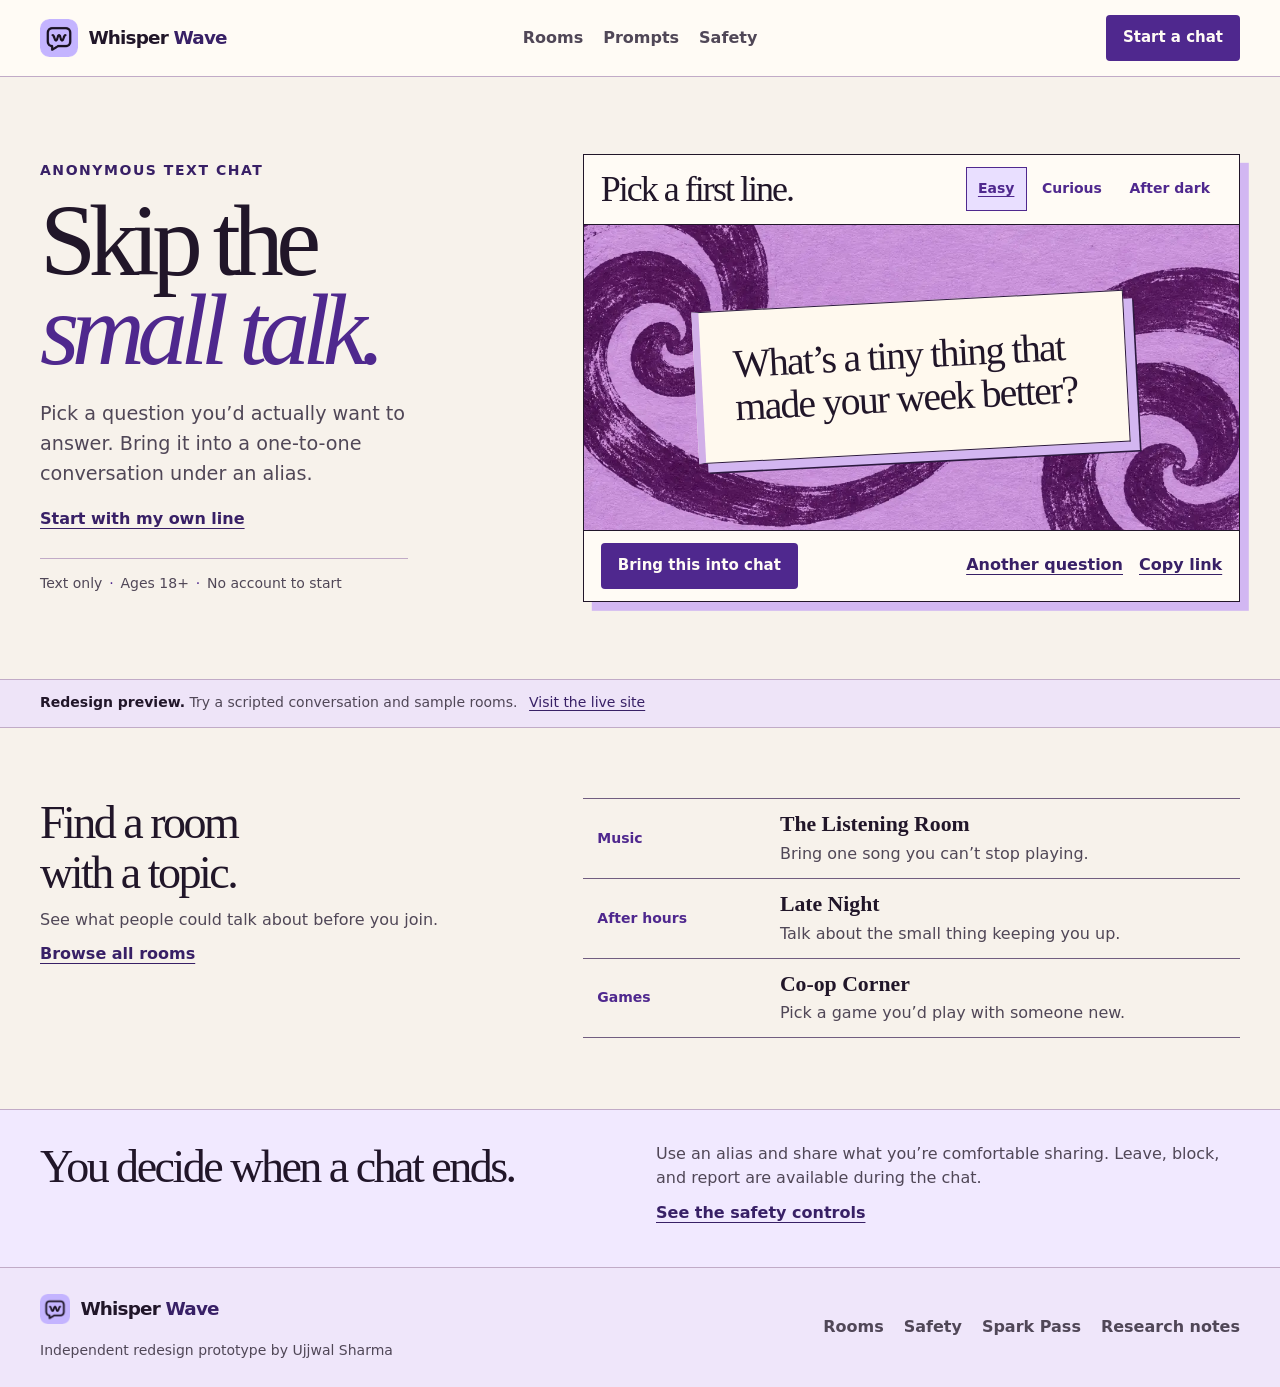
<file: docs/index.html>
<!doctype html>
<html lang="en">
<head>
  <meta charset="utf-8">
  <meta name="viewport" content="width=device-width, initial-scale=1">
  <meta name="robots" content="noindex, follow">
  <meta name="theme-color" content="#f7f2eb">
  <title>Whisper Wave | Anonymous text chat</title>
  <meta name="description" content="Pick a first line and bring it into a one-to-one text chat. Explore topic rooms or share a question with a friend.">
  <meta property="og:title" content="Whisper Wave | Anonymous text chat">
  <meta property="og:description" content="Pick a first line and bring it into a one-to-one text chat. Explore topic rooms or share a question with a friend.">
  <meta property="og:type" content="website">
  <link rel="icon" href="assets/whisper-wave-mark-64.png" type="image/png">
  <link rel="stylesheet" href="assets/styles.css">
  <script src="assets/site.js" defer></script>
</head>
<body data-page="index">
  <a class="skip" href="#main">Skip to content</a>
  <header class="site-header">
    <div class="shell header-inner">
      <a class="wordmark" href="index.html"><img src="assets/whisper-wave-mark-64.png" width="38" height="38" alt=""><span>Whisper<strong> Wave</strong></span></a>
      <nav class="top-nav" aria-label="Main"><a href="rooms.html">Rooms</a><a href="prompts.html">Prompts</a><a href="safety.html">Safety</a></nav>
      <a class="button button-primary header-action" href="chat.html">Start a chat</a>
    </div>
  </header>
  <main id="main" tabindex="-1">
    <section class="shell front-page" aria-labelledby="hero-title">
      <div class="front-copy">
        <p class="eyebrow">Anonymous text chat</p>
        <h1 id="hero-title">Skip the<br><em>small talk.</em></h1>
        <p class="lead">Pick a question you’d actually want to answer. Bring it into a one-to-one conversation under an alias.</p>
        <a class="quiet-link" href="chat.html">Start with my own line</a>
        <p class="front-note">Text only <span aria-hidden="true">·</span> Ages 18+ <span aria-hidden="true">·</span> No account to start</p>
      </div>

      <section class="open-line" aria-labelledby="open-line-title">
        <div class="open-line-top">
          <h2 id="open-line-title">Pick a first line.</h2>
          <fieldset class="mood-picker" id="mood-picker" hidden>
            <legend class="sr-only">Choose a mood</legend>
            <label><input type="radio" name="mood" value="easy" checked><span>Easy</span></label>
            <label><input type="radio" name="mood" value="curious"><span>Curious</span></label>
            <label><input type="radio" name="mood" value="after-dark"><span>After dark</span></label>
          </fieldset>
        </div>
        <div class="open-line-art">
          <div class="opening-note">
            <p id="opening-question" role="status">What’s a tiny thing that made your week better?</p>
          </div>
        </div>
        <div class="open-line-controls">
          <a class="button button-primary" id="start-with-line" href="chat.html?prompt=small-win">Bring this into chat</a>
          <button class="text-button" type="button" id="next-line" hidden>Another question</button>
          <button class="text-button" type="button" id="share-line" hidden>Copy link</button>
        </div>
        <p class="opening-share" id="opening-share-status" role="status"></p>
      </section>
    </section>

    <div class="demo-strip">
      <p class="shell"><strong>Redesign preview.</strong> Try a scripted conversation and sample rooms. <a href="https://whisperwave.space/">Visit the live site</a></p>
    </div>

    <section class="shell section room-board" aria-labelledby="rooms-title">
      <div class="room-board-copy">
        <h2 id="rooms-title">Find a room<br>with a topic.</h2>
        <p>See what people could talk about before you join.</p>
        <a class="quiet-link" href="rooms.html">Browse all rooms</a>
      </div>
      <div class="room-board-list">
        <a class="room-board-link" href="rooms.html#listening-room">
          <span class="room-topic">Music</span>
          <span><strong>The Listening Room</strong><span>Bring one song you can’t stop playing.</span></span>
        </a>
        <a class="room-board-link" href="rooms.html#late-night">
          <span class="room-topic">After hours</span>
          <span><strong>Late Night</strong><span>Talk about the small thing keeping you up.</span></span>
        </a>
        <a class="room-board-link" href="rooms.html#co-op">
          <span class="room-topic">Games</span>
          <span><strong>Co-op Corner</strong><span>Pick a game you’d play with someone new.</span></span>
        </a>
      </div>
    </section>

    <section class="safety-band" aria-labelledby="leave-title">
      <div class="shell safety-summary">
        <h2 id="leave-title">You decide when a chat ends.</h2>
        <div><p>Use an alias and share what you’re comfortable sharing. Leave, block, and report are available during the chat.</p><a class="quiet-link" href="safety.html">See the safety controls</a></div>
      </div>
    </section>
  </main>
  <footer class="site-footer">
    <div class="shell footer-inner">
      <div><a class="wordmark" href="index.html"><img src="assets/whisper-wave-mark-64.png" width="38" height="38" alt=""><span>Whisper<strong> Wave</strong></span></a><p>Independent redesign prototype by Ujjwal Sharma</p></div>
      <nav aria-label="Footer">
        <a href="rooms.html">Rooms</a>
        <a href="safety.html">Safety</a>
        <a href="pass.html">Spark Pass</a>
        <a href="https://github.com/Ujjwal5705/Whisperwave-improvements">Research notes</a>
      </nav>
    </div>
  </footer>
</body>
</html>
</file>
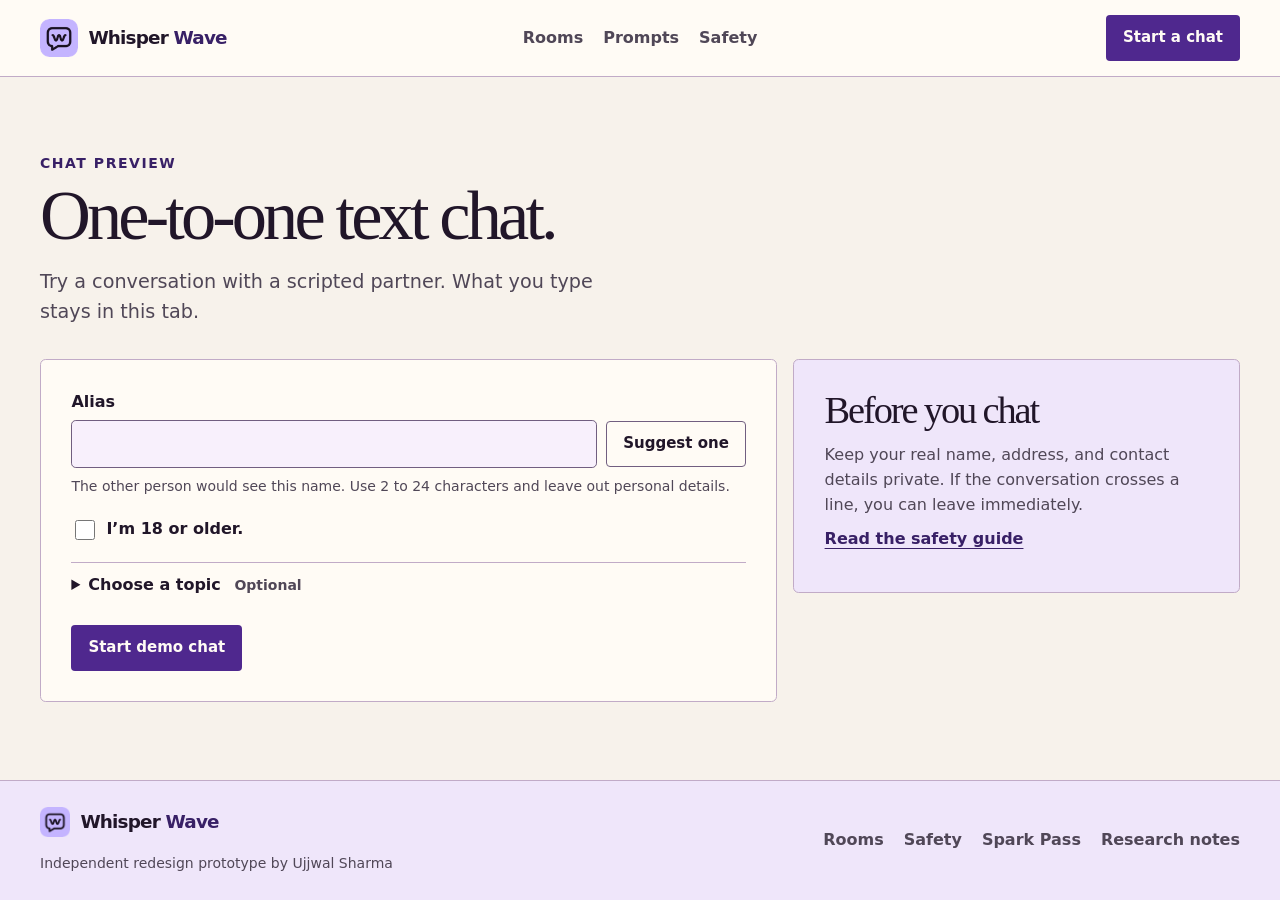
<file: docs/chat.html>
<!doctype html>
<html lang="en">
<head>
  <meta charset="utf-8">
  <meta name="viewport" content="width=device-width, initial-scale=1">
  <meta name="robots" content="noindex, follow">
  <meta name="theme-color" content="#f7f2eb">
  <title>Start a text chat | Whisper Wave</title>
  <meta name="description" content="Try the guest chat demo. Pick an alias, choose an optional topic, and explore how a text conversation would work.">
  <meta property="og:title" content="Start a text chat | Whisper Wave">
  <meta property="og:description" content="Try the guest chat demo. Pick an alias, choose an optional topic, and explore how a text conversation would work.">
  <meta property="og:type" content="website">
  <link rel="icon" href="assets/whisper-wave-mark-64.png" type="image/png">
  <link rel="stylesheet" href="assets/styles.css">
  <script src="assets/site.js" defer></script>
</head>
<body data-page="chat">
  <a class="skip" href="#main">Skip to content</a>
  <header class="site-header">
    <div class="shell header-inner">
      <a class="wordmark" href="index.html"><img src="assets/whisper-wave-mark-64.png" width="38" height="38" alt=""><span>Whisper<strong> Wave</strong></span></a>
      <nav class="top-nav" aria-label="Main"><a href="rooms.html">Rooms</a><a href="prompts.html">Prompts</a><a href="safety.html">Safety</a></nav>
      <a class="button button-primary header-action" href="chat.html" aria-current="page">Start a chat</a>
    </div>
  </header>
  <main id="main" tabindex="-1">
    <section class="shell inner-page">
  <div class="page-intro">
    <p class="eyebrow">Chat preview</p>
    <h1>One-to-one text chat.</h1>
    <p class="lead">Try a conversation with a scripted partner. What you type stays in this tab.</p>
  </div>
  <div class="split-layout">
    <div class="panel" id="entry-panel" hidden>
      <form id="guest-entry">
        <label for="alias">Alias</label>
        <div class="input-row">
          <input id="alias" name="alias" type="text" minlength="2" maxlength="24" required autocomplete="off" spellcheck="false" aria-describedby="alias-help">
          <button class="button button-outline" type="button" id="suggest-alias">Suggest one</button>
        </div>
        <p id="alias-help" class="small">The other person would see this name. Use 2 to 24 characters and leave out personal details.</p>
        <label class="check-row"><input type="checkbox" name="adult" required> <span>I’m 18 or older.</span></label>
        <details class="preferences" id="optional-topic">
          <summary>Choose a topic <span class="small">Optional</span></summary>
          <label for="topic">Match preference</label>
          <select id="topic" name="topic">
            <option value="">Any topic</option><option value="music">Music</option>
            <option value="late-night">Late Night</option><option value="games">Games</option>
          </select>
          <p class="small">Use it to start the conversation. Leaving it open keeps the demo flexible.</p>
        </details>
        <p id="entry-prompt" class="selected-prompt" hidden></p>
        <button type="submit" class="button button-primary">Start demo chat</button>
      </form>
    </div>
    <div class="panel waiting-panel" id="waiting-panel" hidden>
      <p class="eyebrow">Demo queue</p>
      <h2 id="waiting-title" tabindex="-1">Looking for a partner</h2>
      <p id="waiting-note" role="status">You can cancel the search at any time.</p>
      <div class="actions">
        <button type="button" class="button button-primary" id="meet-partner">Open demo conversation</button>
        <button type="button" class="button button-outline" id="cancel-search">Cancel search</button>
      </div>
      <a class="quiet-link" href="rooms.html">Browse rooms instead</a>
    </div>
    <div class="panel chat-panel" id="chat-panel" hidden>
      <div class="chat-head">
        <div><p class="eyebrow">Scripted demo</p><h2 id="chat-title" tabindex="-1">Chat with Moonlit</h2></div>
        <button type="button" class="button button-outline" id="leave-chat">Leave chat</button>
      </div>
      <div id="messages" class="messages" role="log" aria-label="Demo messages" tabindex="0"></div>
      <form id="message-form">
        <label for="message">Your message</label>
        <div class="input-row"><input id="message" name="message" type="text" maxlength="320" required autocomplete="off"><button class="button button-primary" type="submit">Send</button></div>
      </form>
      <button class="text-button" type="button" id="use-prompt" hidden>Restore first line</button>
      <div class="moderation-actions">
        <button type="button" class="text-button" id="block-alias">Block alias</button>
        <button type="button" class="text-button" id="report-chat">Report and leave</button>
      </div>
    </div>
    <div class="panel" id="ended-panel" hidden>
      <p class="eyebrow">Demo chat</p>
      <h2 id="ended-title" tabindex="-1">You left the chat.</h2>
      <p id="ended-note"></p>
      <div class="actions"><button type="button" class="button button-primary" id="restart-chat">Back to guest setup</button><a class="button button-outline" href="rooms.html">Browse rooms</a></div>
    </div>
    <section class="side-note">
      <h2>Before you chat</h2>
      <p>Keep your real name, address, and contact details private. If the conversation crosses a line, you can leave immediately.</p>
      <a class="quiet-link" href="safety.html">Read the safety guide</a>
    </section>
  </div>
</section>
<dialog id="report-dialog" aria-labelledby="report-title">
  <form id="report-form">
    <h2 id="report-title">Report and leave</h2>
    <p>This shows how the report would work. The demo clears the conversation and sends no report or messages.</p>
    <label for="reason">What happened?</label>
    <select id="reason" name="reason" required>
      <option value="">Choose a reason</option><option>Harassment</option><option>Spam or scam</option><option>Inappropriate content</option><option>Something else</option>
    </select>
    <div class="actions">
      <button class="button button-primary" type="submit">Preview report and leave</button>
      <button class="button button-outline" type="button" id="close-report">Back to chat</button>
    </div>
  </form>
</dialog>
<noscript><p class="shell">The interactive chat demo needs JavaScript. The rooms and safety guide are available to read.</p></noscript>
  </main>
  <footer class="site-footer">
    <div class="shell footer-inner">
      <div><a class="wordmark" href="index.html"><img src="assets/whisper-wave-mark-64.png" width="38" height="38" alt=""><span>Whisper<strong> Wave</strong></span></a><p>Independent redesign prototype by Ujjwal Sharma</p></div>
      <nav aria-label="Footer">
        <a href="rooms.html">Rooms</a>
        <a href="safety.html">Safety</a>
        <a href="pass.html">Spark Pass</a>
        <a href="https://github.com/Ujjwal5705/Whisperwave-improvements">Research notes</a>
      </nav>
    </div>
  </footer>
</body>
</html>
</file>
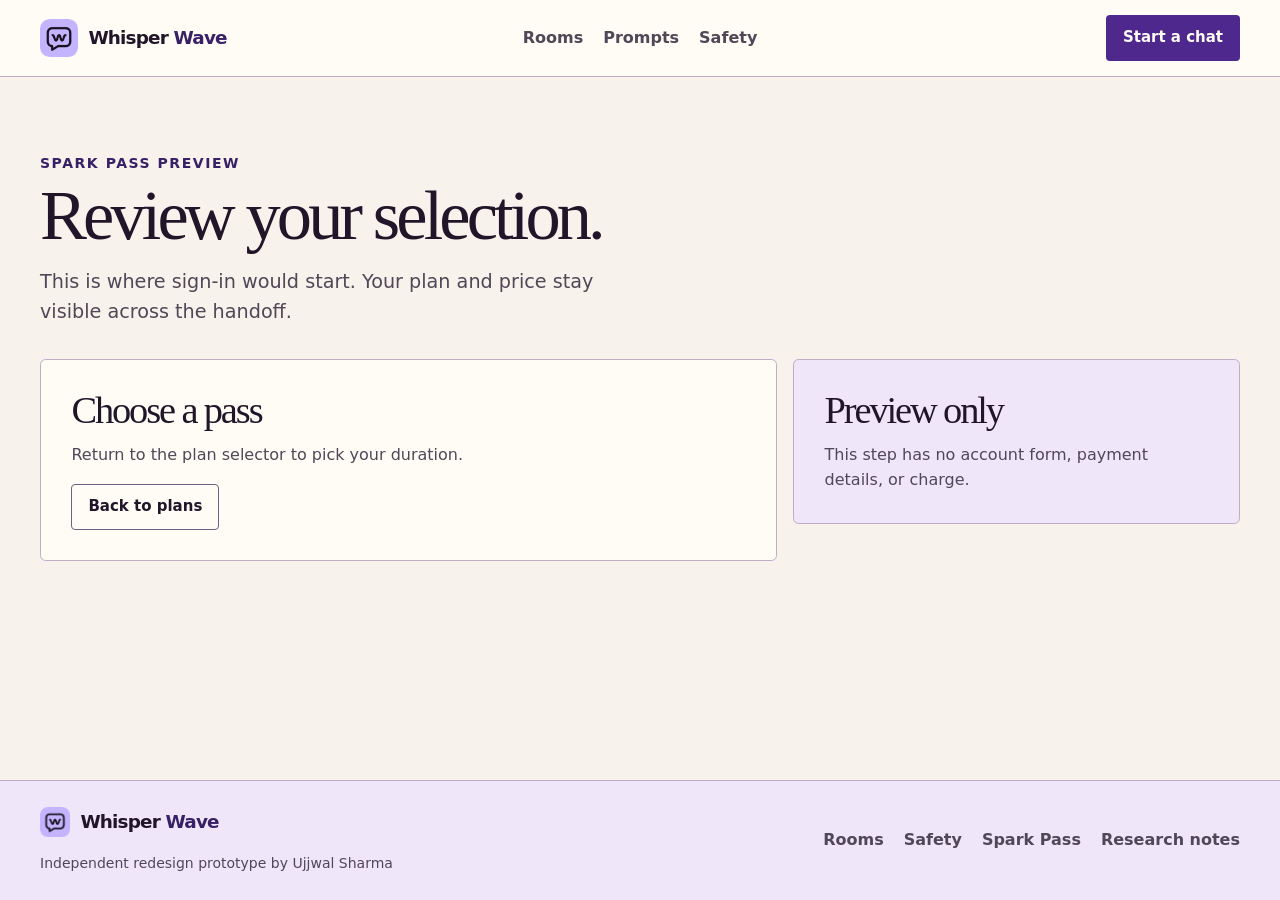
<file: docs/pass-review.html>
<!doctype html>
<html lang="en">
<head>
  <meta charset="utf-8">
  <meta name="viewport" content="width=device-width, initial-scale=1">
  <meta name="robots" content="noindex, follow">
  <meta name="theme-color" content="#f7f2eb">
  <title>Review your Spark Pass | Whisper Wave</title>
  <meta name="description" content="Check the plan selection carried through from pricing in the Whisper Wave prototype.">
  <meta property="og:title" content="Review your Spark Pass | Whisper Wave">
  <meta property="og:description" content="Check the plan selection carried through from pricing in the Whisper Wave prototype.">
  <meta property="og:type" content="website">
  <link rel="icon" href="assets/whisper-wave-mark-64.png" type="image/png">
  <link rel="stylesheet" href="assets/styles.css">
  <script src="assets/site.js" defer></script>
</head>
<body data-page="pass-review">
  <a class="skip" href="#main">Skip to content</a>
  <header class="site-header">
    <div class="shell header-inner">
      <a class="wordmark" href="index.html"><img src="assets/whisper-wave-mark-64.png" width="38" height="38" alt=""><span>Whisper<strong> Wave</strong></span></a>
      <nav class="top-nav" aria-label="Main"><a href="rooms.html">Rooms</a><a href="prompts.html">Prompts</a><a href="safety.html">Safety</a></nav>
      <a class="button button-primary header-action" href="chat.html">Start a chat</a>
    </div>
  </header>
  <main id="main" tabindex="-1">
    <section class="shell inner-page">
  <div class="page-intro">
    <p class="eyebrow">Spark Pass preview</p>
    <h1>Review your selection.</h1>
    <p class="lead">This is where sign-in would start. Your plan and price stay visible across the handoff.</p>
  </div>
  <div class="split-layout">
    <div class="panel">
      <h2 id="review-title">Choose a pass</h2>
      <p id="review-total">Return to the plan selector to pick your duration.</p>
      <a class="button button-outline" id="change-pass" href="pass.html">Back to plans</a>
    </div>
    <section class="side-note"><h2>Preview only</h2><p>This step has no account form, payment details, or charge.</p></section>
  </div>
</section>
  </main>
  <footer class="site-footer">
    <div class="shell footer-inner">
      <div><a class="wordmark" href="index.html"><img src="assets/whisper-wave-mark-64.png" width="38" height="38" alt=""><span>Whisper<strong> Wave</strong></span></a><p>Independent redesign prototype by Ujjwal Sharma</p></div>
      <nav aria-label="Footer">
        <a href="rooms.html">Rooms</a>
        <a href="safety.html">Safety</a>
        <a href="pass.html">Spark Pass</a>
        <a href="https://github.com/Ujjwal5705/Whisperwave-improvements">Research notes</a>
      </nav>
    </div>
  </footer>
</body>
</html>
</file>
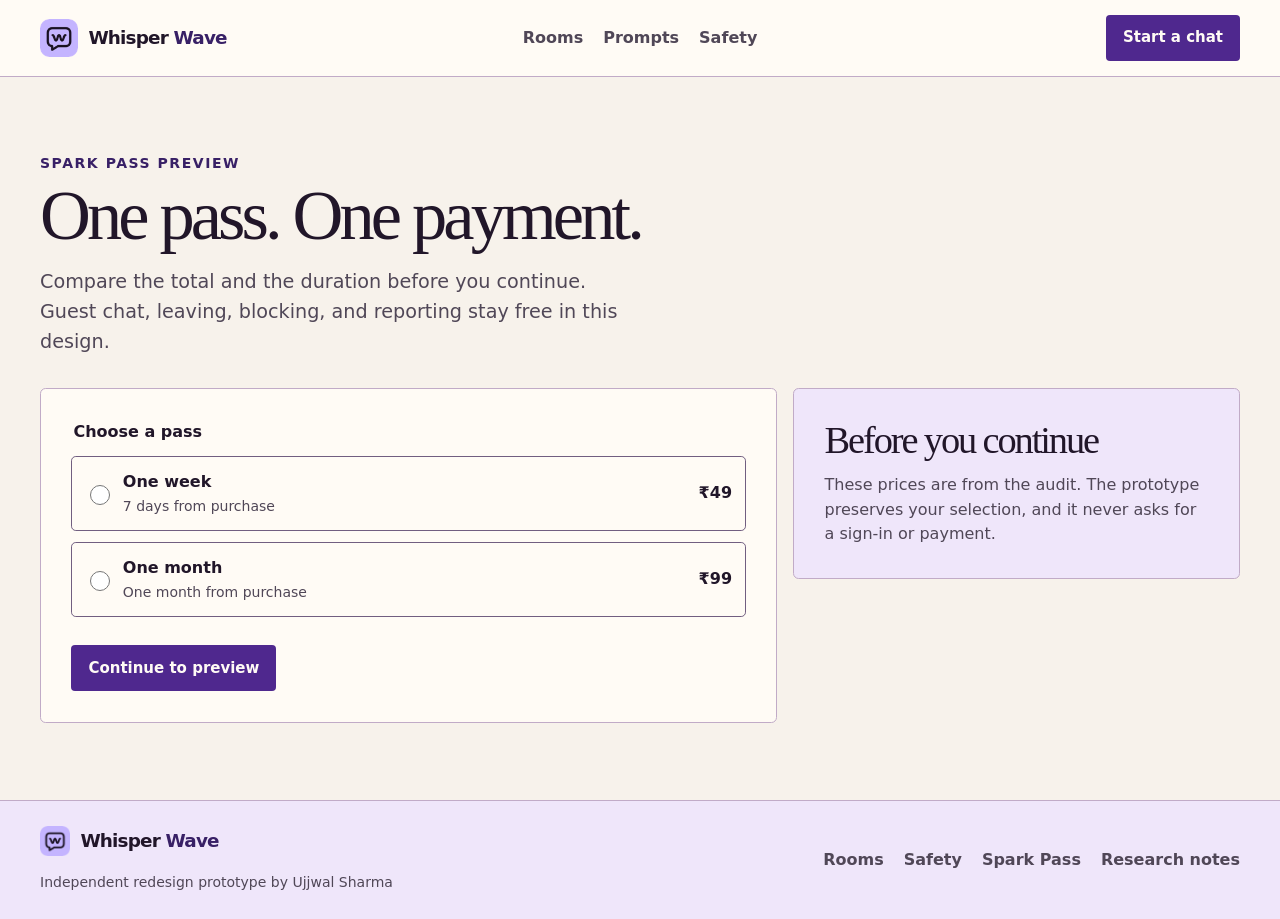
<file: docs/pass.html>
<!doctype html>
<html lang="en">
<head>
  <meta charset="utf-8">
  <meta name="viewport" content="width=device-width, initial-scale=1">
  <meta name="robots" content="noindex, follow">
  <meta name="theme-color" content="#f7f2eb">
  <title>Spark Pass | Whisper Wave</title>
  <meta name="description" content="Preview how to compare plans and keep the selected pass through a mock sign-in.">
  <meta property="og:title" content="Spark Pass | Whisper Wave">
  <meta property="og:description" content="Preview how to compare plans and keep the selected pass through a mock sign-in.">
  <meta property="og:type" content="website">
  <link rel="icon" href="assets/whisper-wave-mark-64.png" type="image/png">
  <link rel="stylesheet" href="assets/styles.css">
  <script src="assets/site.js" defer></script>
</head>
<body data-page="pass">
  <a class="skip" href="#main">Skip to content</a>
  <header class="site-header">
    <div class="shell header-inner">
      <a class="wordmark" href="index.html"><img src="assets/whisper-wave-mark-64.png" width="38" height="38" alt=""><span>Whisper<strong> Wave</strong></span></a>
      <nav class="top-nav" aria-label="Main"><a href="rooms.html">Rooms</a><a href="prompts.html">Prompts</a><a href="safety.html">Safety</a></nav>
      <a class="button button-primary header-action" href="chat.html">Start a chat</a>
    </div>
  </header>
  <main id="main" tabindex="-1">
    <section class="shell inner-page">
  <div class="page-intro">
    <p class="eyebrow">Spark Pass preview</p>
    <h1>One pass. One payment.</h1>
    <p class="lead">Compare the total and the duration before you continue. Guest chat, leaving, blocking, and reporting stay free in this design.</p>
  </div>
  <div class="split-layout">
    <form class="panel" id="pass-form" action="pass-review.html" method="get">
      <fieldset>
        <legend>Choose a pass</legend>
        <label class="plan"><input type="radio" name="plan" value="week" required><span><strong>One week</strong><small>7 days from purchase</small></span><strong>₹49</strong></label>
        <label class="plan"><input type="radio" name="plan" value="month" required><span><strong>One month</strong><small>One month from purchase</small></span><strong>₹99</strong></label>
      </fieldset>
      <button class="button button-primary" type="submit">Continue to preview</button>
    </form>
    <section class="side-note"><h2>Before you continue</h2><p>These prices are from the audit. The prototype preserves your selection, and it never asks for a sign-in or payment.</p></section>
  </div>
</section>
  </main>
  <footer class="site-footer">
    <div class="shell footer-inner">
      <div><a class="wordmark" href="index.html"><img src="assets/whisper-wave-mark-64.png" width="38" height="38" alt=""><span>Whisper<strong> Wave</strong></span></a><p>Independent redesign prototype by Ujjwal Sharma</p></div>
      <nav aria-label="Footer">
        <a href="rooms.html">Rooms</a>
        <a href="safety.html">Safety</a>
        <a href="pass.html">Spark Pass</a>
        <a href="https://github.com/Ujjwal5705/Whisperwave-improvements">Research notes</a>
      </nav>
    </div>
  </footer>
</body>
</html>
</file>
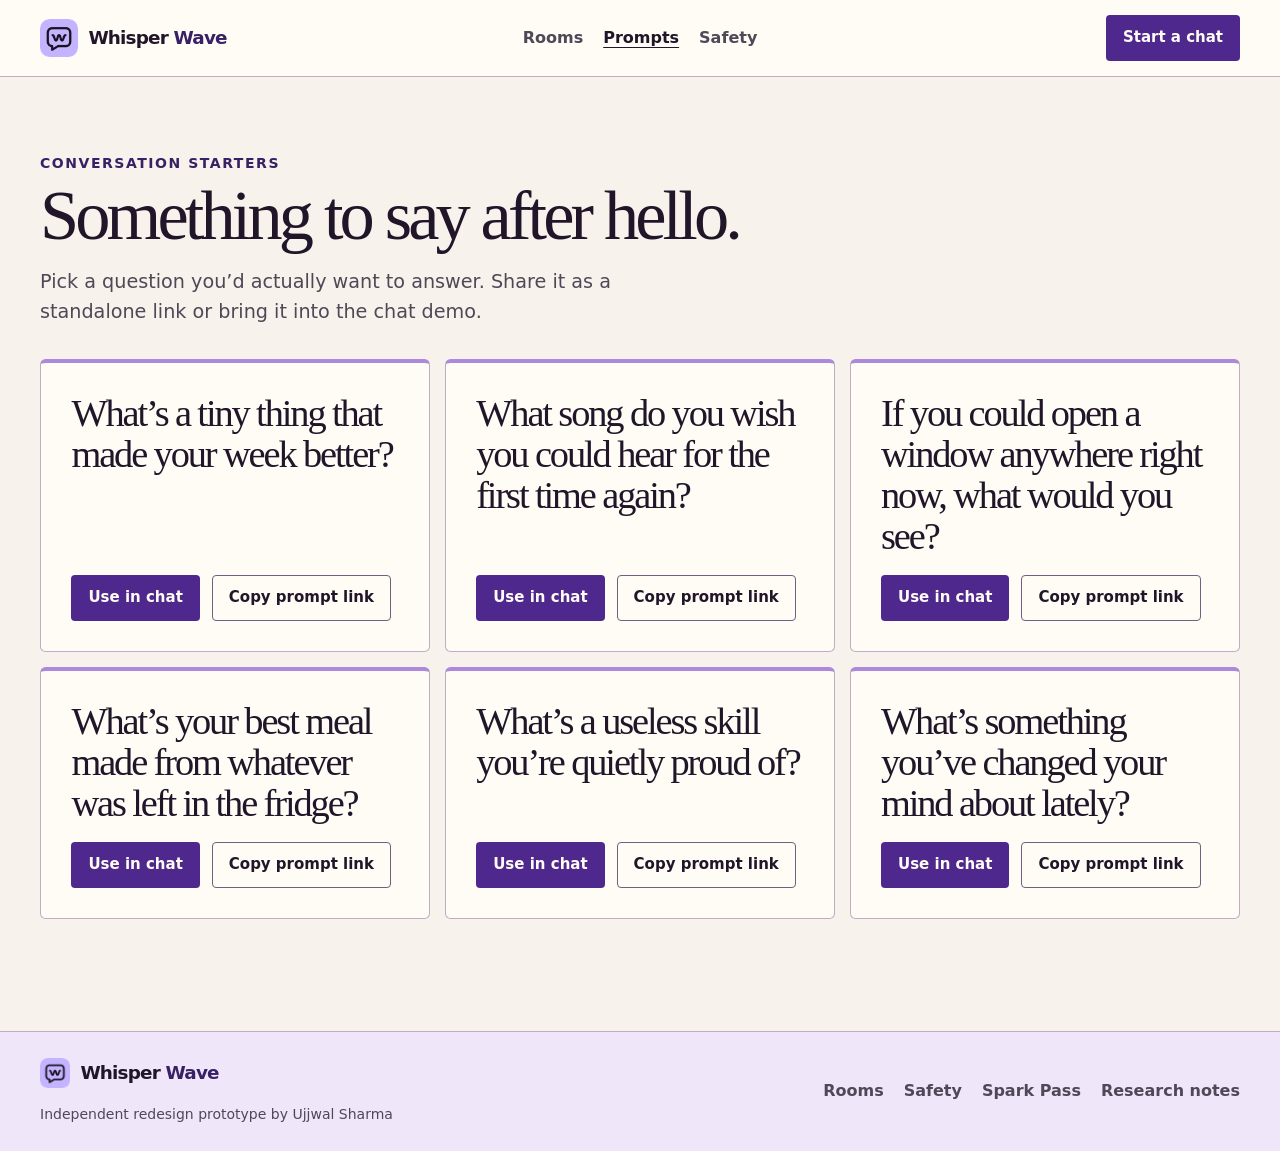
<file: docs/prompts.html>
<!doctype html>
<html lang="en">
<head>
  <meta charset="utf-8">
  <meta name="viewport" content="width=device-width, initial-scale=1">
  <meta name="robots" content="noindex, follow">
  <meta name="theme-color" content="#f7f2eb">
  <title>Conversation starters | Whisper Wave</title>
  <meta name="description" content="Find something to say when hello is the hardest part. Browse and share original conversation starters.">
  <meta property="og:title" content="Conversation starters | Whisper Wave">
  <meta property="og:description" content="Find something to say when hello is the hardest part. Browse and share original conversation starters.">
  <meta property="og:type" content="website">
  <link rel="icon" href="assets/whisper-wave-mark-64.png" type="image/png">
  <link rel="stylesheet" href="assets/styles.css">
  <script src="assets/site.js" defer></script>
</head>
<body data-page="prompts">
  <a class="skip" href="#main">Skip to content</a>
  <header class="site-header">
    <div class="shell header-inner">
      <a class="wordmark" href="index.html"><img src="assets/whisper-wave-mark-64.png" width="38" height="38" alt=""><span>Whisper<strong> Wave</strong></span></a>
      <nav class="top-nav" aria-label="Main"><a href="rooms.html">Rooms</a><a href="prompts.html" aria-current="page">Prompts</a><a href="safety.html">Safety</a></nav>
      <a class="button button-primary header-action" href="chat.html">Start a chat</a>
    </div>
  </header>
  <main id="main" tabindex="-1">
    <section class="shell inner-page">
  <div class="page-intro">
    <p class="eyebrow">Conversation starters</p>
    <h1>Something to say after hello.</h1>
    <p class="lead">Pick a question you’d actually want to answer. Share it as a standalone link or bring it into the chat demo.</p>
  </div>
  <div class="prompt-list">
    <article id="small-win" class="panel prompt-card">
      <h2>What’s a tiny thing that made your week better?</h2>
      <div class="actions"><a class="button button-primary" href="chat.html?prompt=small-win">Use in chat</a><button class="button button-outline" type="button" data-share="small-win" hidden>Copy prompt link</button></div>
    </article>
    <article id="first-listen" class="panel prompt-card">
      <h2>What song do you wish you could hear for the first time again?</h2>
      <div class="actions"><a class="button button-primary" href="chat.html?prompt=first-listen&amp;topic=music">Use in chat</a><button class="button button-outline" type="button" data-share="first-listen" hidden>Copy prompt link</button></div>
    </article>
    <article id="open-window" class="panel prompt-card">
      <h2>If you could open a window anywhere right now, what would you see?</h2>
      <div class="actions"><a class="button button-primary" href="chat.html?prompt=open-window&amp;topic=late-night">Use in chat</a><button class="button button-outline" type="button" data-share="open-window" hidden>Copy prompt link</button></div>
    </article>
    <article id="comfort-food" class="panel prompt-card">
      <h2>What’s your best meal made from whatever was left in the fridge?</h2>
      <div class="actions"><a class="button button-primary" href="chat.html?prompt=comfort-food">Use in chat</a><button class="button button-outline" type="button" data-share="comfort-food" hidden>Copy prompt link</button></div>
    </article>
    <article id="odd-skill" class="panel prompt-card">
      <h2>What’s a useless skill you’re quietly proud of?</h2>
      <div class="actions"><a class="button button-primary" href="chat.html?prompt=odd-skill">Use in chat</a><button class="button button-outline" type="button" data-share="odd-skill" hidden>Copy prompt link</button></div>
    </article>
    <article id="changed-mind" class="panel prompt-card">
      <h2>What’s something you’ve changed your mind about lately?</h2>
      <div class="actions"><a class="button button-primary" href="chat.html?prompt=changed-mind&amp;topic=late-night">Use in chat</a><button class="button button-outline" type="button" data-share="changed-mind" hidden>Copy prompt link</button></div>
    </article>
  </div>
  <p id="share-status" role="status"></p>
</section>
  </main>
  <footer class="site-footer">
    <div class="shell footer-inner">
      <div><a class="wordmark" href="index.html"><img src="assets/whisper-wave-mark-64.png" width="38" height="38" alt=""><span>Whisper<strong> Wave</strong></span></a><p>Independent redesign prototype by Ujjwal Sharma</p></div>
      <nav aria-label="Footer">
        <a href="rooms.html">Rooms</a>
        <a href="safety.html">Safety</a>
        <a href="pass.html">Spark Pass</a>
        <a href="https://github.com/Ujjwal5705/Whisperwave-improvements">Research notes</a>
      </nav>
    </div>
  </footer>
</body>
</html>
</file>
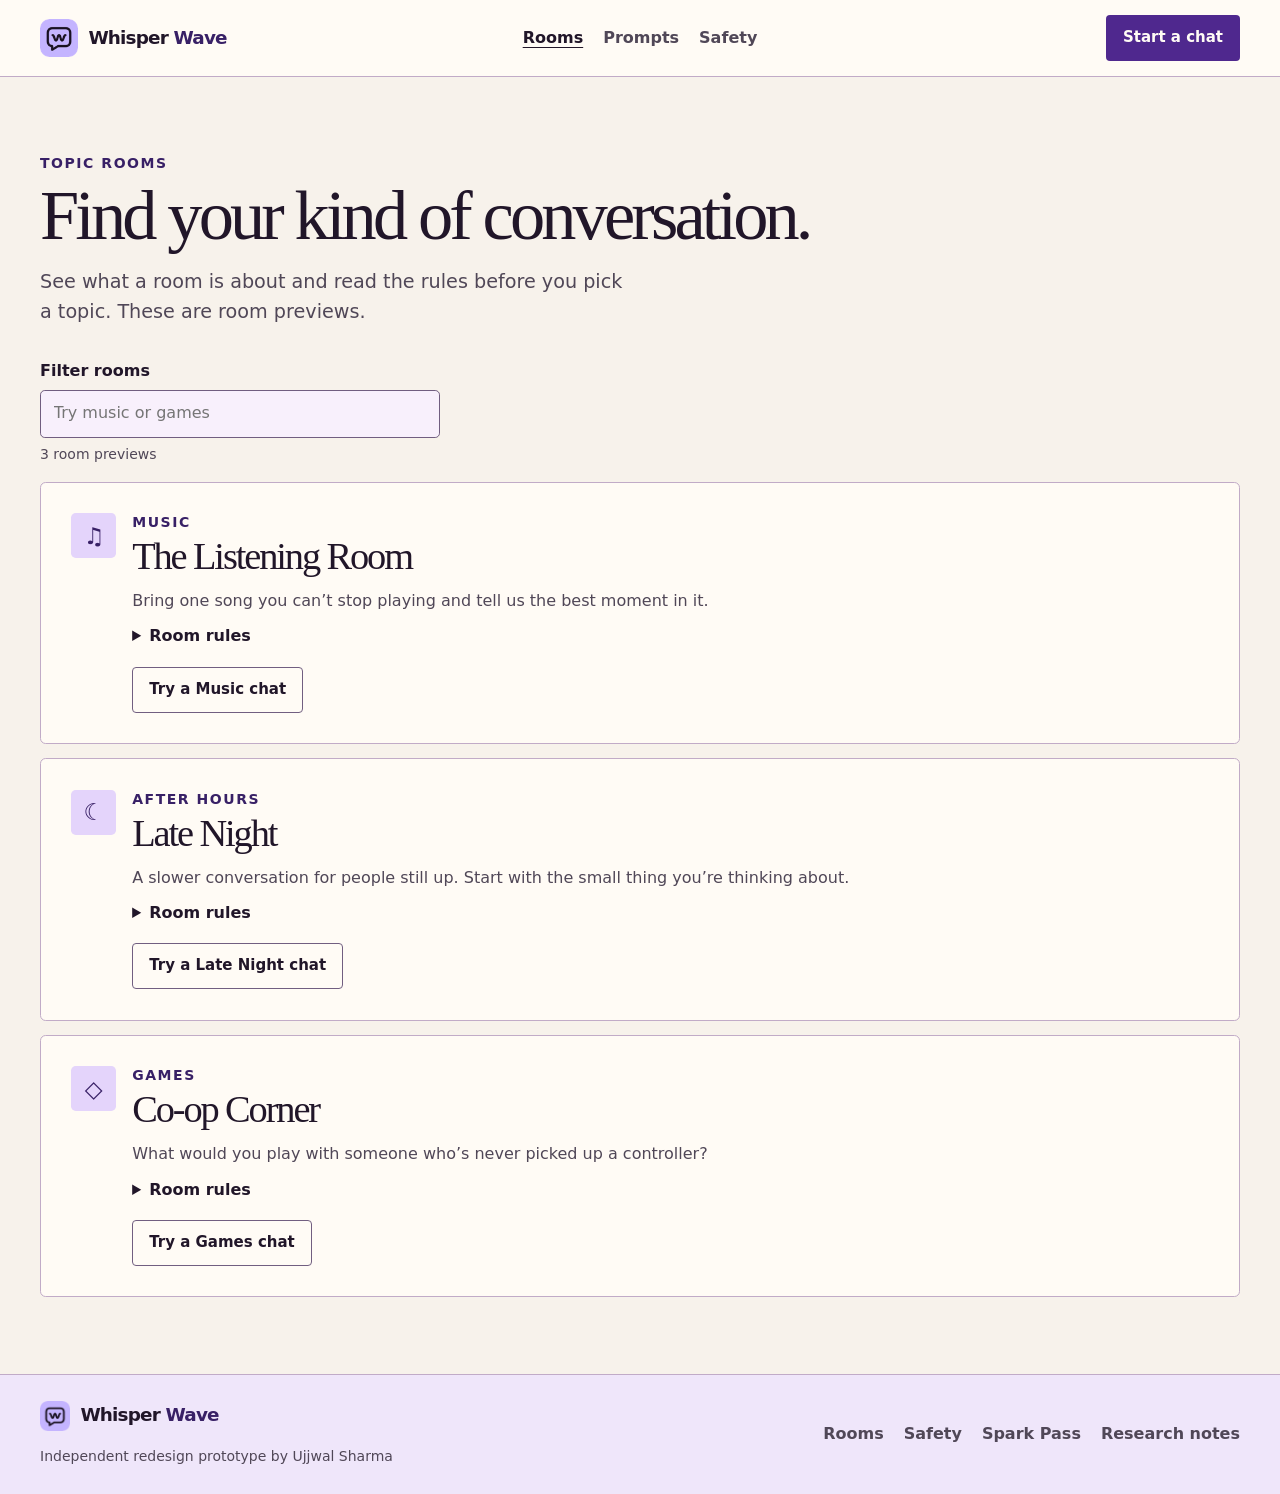
<file: docs/rooms.html>
<!doctype html>
<html lang="en">
<head>
  <meta charset="utf-8">
  <meta name="viewport" content="width=device-width, initial-scale=1">
  <meta name="robots" content="noindex, follow">
  <meta name="theme-color" content="#f7f2eb">
  <title>Topic rooms | Whisper Wave</title>
  <meta name="description" content="Browse example topic rooms for music, late-night talk, and games. See prompts and room rules before you join.">
  <meta property="og:title" content="Topic rooms | Whisper Wave">
  <meta property="og:description" content="Browse example topic rooms for music, late-night talk, and games. See prompts and room rules before you join.">
  <meta property="og:type" content="website">
  <link rel="icon" href="assets/whisper-wave-mark-64.png" type="image/png">
  <link rel="stylesheet" href="assets/styles.css">
  <script src="assets/site.js" defer></script>
</head>
<body data-page="rooms">
  <a class="skip" href="#main">Skip to content</a>
  <header class="site-header">
    <div class="shell header-inner">
      <a class="wordmark" href="index.html"><img src="assets/whisper-wave-mark-64.png" width="38" height="38" alt=""><span>Whisper<strong> Wave</strong></span></a>
      <nav class="top-nav" aria-label="Main"><a href="rooms.html" aria-current="page">Rooms</a><a href="prompts.html">Prompts</a><a href="safety.html">Safety</a></nav>
      <a class="button button-primary header-action" href="chat.html">Start a chat</a>
    </div>
  </header>
  <main id="main" tabindex="-1">
    <section class="shell inner-page">
  <div class="page-intro">
    <p class="eyebrow">Topic rooms</p>
    <h1>Find your kind of conversation.</h1>
    <p class="lead">See what a room is about and read the rules before you pick a topic. These are room previews.</p>
  </div>
  <div class="room-search" hidden>
    <label for="room-filter">Filter rooms</label>
    <input id="room-filter" type="search" placeholder="Try music or games" autocomplete="off">
    <button class="button button-outline" type="button" id="clear-filter" hidden>Clear filter</button>
    <p class="small" id="room-result" role="status"></p>
  </div>
  <div class="room-list">
    <article id="listening-room" class="panel room-detail" data-topics="music songs playlists">
      <span class="topic-icon" aria-hidden="true">♫</span>
      <div><p class="eyebrow">Music</p><h2>The Listening Room</h2><p>Bring one song you can’t stop playing and tell us the best moment in it.</p>
      <details><summary>Room rules</summary><p>Suggest one track at a time. Keep it kind when someone’s taste is different from yours.</p></details>
      <a class="button button-outline" href="chat.html?topic=music">Try a Music chat</a></div>
    </article>
    <article id="late-night" class="panel room-detail" data-topics="late night quiet after hours">
      <span class="topic-icon" aria-hidden="true">☾</span>
      <div><p class="eyebrow">After hours</p><h2>Late Night</h2><p>A slower conversation for people still up. Start with the small thing you’re thinking about.</p>
      <details><summary>Room rules</summary><p>Give people space to pass on a question. Ask before offering advice.</p></details>
      <a class="button button-outline" href="chat.html?topic=late-night">Try a Late Night chat</a></div>
    </article>
    <article id="co-op" class="panel room-detail" data-topics="games gaming co-op">
      <span class="topic-icon" aria-hidden="true">◇</span>
      <div><p class="eyebrow">Games</p><h2>Co-op Corner</h2><p>What would you play with someone who’s never picked up a controller?</p>
      <details><summary>Room rules</summary><p>Keep game and platform preferences welcoming. Ask before sending an off-site invite.</p></details>
      <a class="button button-outline" href="chat.html?topic=games">Try a Games chat</a></div>
    </article>
  </div>
  <p id="rooms-empty" class="side-note" hidden>No rooms match that search. Clear it to see all three previews.</p>
</section>
  </main>
  <footer class="site-footer">
    <div class="shell footer-inner">
      <div><a class="wordmark" href="index.html"><img src="assets/whisper-wave-mark-64.png" width="38" height="38" alt=""><span>Whisper<strong> Wave</strong></span></a><p>Independent redesign prototype by Ujjwal Sharma</p></div>
      <nav aria-label="Footer">
        <a href="rooms.html">Rooms</a>
        <a href="safety.html">Safety</a>
        <a href="pass.html">Spark Pass</a>
        <a href="https://github.com/Ujjwal5705/Whisperwave-improvements">Research notes</a>
      </nav>
    </div>
  </footer>
</body>
</html>
</file>
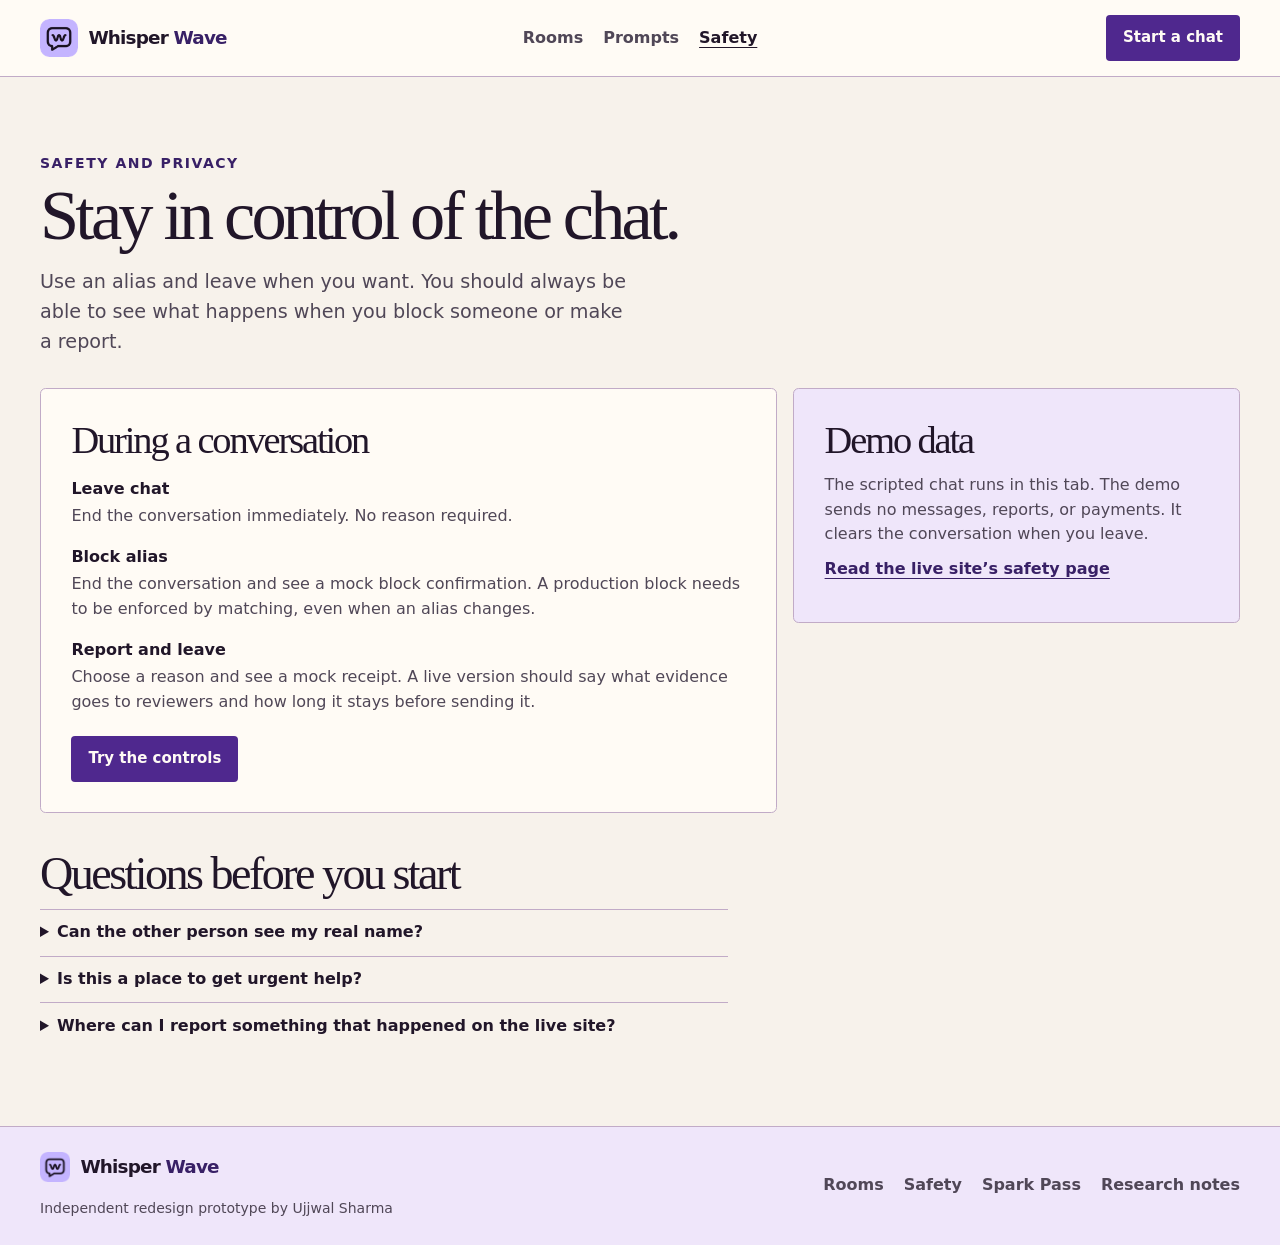
<file: docs/safety.html>
<!doctype html>
<html lang="en">
<head>
  <meta charset="utf-8">
  <meta name="viewport" content="width=device-width, initial-scale=1">
  <meta name="robots" content="noindex, follow">
  <meta name="theme-color" content="#f7f2eb">
  <title>Safety and privacy | Whisper Wave</title>
  <meta name="description" content="See where to leave a conversation, block an alias, and report a problem in this Whisper Wave prototype.">
  <meta property="og:title" content="Safety and privacy | Whisper Wave">
  <meta property="og:description" content="See where to leave a conversation, block an alias, and report a problem in this Whisper Wave prototype.">
  <meta property="og:type" content="website">
  <link rel="icon" href="assets/whisper-wave-mark-64.png" type="image/png">
  <link rel="stylesheet" href="assets/styles.css">
  <script src="assets/site.js" defer></script>
</head>
<body data-page="safety">
  <a class="skip" href="#main">Skip to content</a>
  <header class="site-header">
    <div class="shell header-inner">
      <a class="wordmark" href="index.html"><img src="assets/whisper-wave-mark-64.png" width="38" height="38" alt=""><span>Whisper<strong> Wave</strong></span></a>
      <nav class="top-nav" aria-label="Main"><a href="rooms.html">Rooms</a><a href="prompts.html">Prompts</a><a href="safety.html" aria-current="page">Safety</a></nav>
      <a class="button button-primary header-action" href="chat.html">Start a chat</a>
    </div>
  </header>
  <main id="main" tabindex="-1">
    <section class="shell inner-page">
  <div class="page-intro">
    <p class="eyebrow">Safety and privacy</p>
    <h1>Stay in control of the chat.</h1>
    <p class="lead">Use an alias and leave when you want. You should always be able to see what happens when you block someone or make a report.</p>
  </div>
  <div class="split-layout">
    <div class="panel safety-panel">
      <h2>During a conversation</h2>
      <dl class="control-list">
        <dt>Leave chat</dt><dd>End the conversation immediately. No reason required.</dd>
        <dt>Block alias</dt><dd>End the conversation and see a mock block confirmation. A production block needs to be enforced by matching, even when an alias changes.</dd>
        <dt>Report and leave</dt><dd>Choose a reason and see a mock receipt. A live version should say what evidence goes to reviewers and how long it stays before sending it.</dd>
      </dl>
      <a class="button button-primary" href="chat.html">Try the controls</a>
    </div>
    <section class="side-note">
      <h2>Demo data</h2>
      <p>The scripted chat runs in this tab. The demo sends no messages, reports, or payments. It clears the conversation when you leave.</p>
      <a class="quiet-link" href="https://whisperwave.space/safety">Read the live site’s safety page</a>
    </section>
  </div>
  <div class="safety-faq">
    <h2>Questions before you start</h2>
    <details><summary>Can the other person see my real name?</summary><p>The proposed guest experience uses an alias. Whatever you write in a live conversation is visible to the other person.</p></details>
    <details><summary>Is this a place to get urgent help?</summary><p>Whisper Wave is a conversation product. If you’re in immediate danger, contact your local emergency services.</p></details>
    <details><summary>Where can I report something that happened on the live site?</summary><p>Use the live site’s reporting page. This redesign preview does not deliver reports. <a href="https://whisperwave.space/report">Open live reporting</a></p></details>
  </div>
</section>
  </main>
  <footer class="site-footer">
    <div class="shell footer-inner">
      <div><a class="wordmark" href="index.html"><img src="assets/whisper-wave-mark-64.png" width="38" height="38" alt=""><span>Whisper<strong> Wave</strong></span></a><p>Independent redesign prototype by Ujjwal Sharma</p></div>
      <nav aria-label="Footer">
        <a href="rooms.html">Rooms</a>
        <a href="safety.html">Safety</a>
        <a href="pass.html">Spark Pass</a>
        <a href="https://github.com/Ujjwal5705/Whisperwave-improvements">Research notes</a>
      </nav>
    </div>
  </footer>
</body>
</html>
</file>
<file: docs/assets/styles.css>
:root {
  color-scheme: light;
  --bg: #f7f2eb;
  --surface: #fffbf5;
  --raised: #e9dfff;
  --border: #c1abc7;
  --control: #715e80;
  --text: #211629;
  --muted: #504757;
  --accent: #4f288e;
  --accent-hover: #382066;
  --on-accent: #fffbf5;
  --focus: #983f15;
  --serif: Georgia, 'Times New Roman', serif;
  --sans: 'Avenir Next', Avenir, system-ui, sans-serif;
  font-family: var(--sans);
  font-size: 100%;
  line-height: 1.55;
  background: var(--bg);
  color: var(--text);
}

*, *::before, *::after { box-sizing: border-box; }
body { margin: 0; min-height: 100vh; display: flex; flex-direction: column; }
main { flex: 1; }
[hidden] { display: none !important; }
img { display: block; max-width: 100%; }
a { color: var(--accent-hover); text-underline-offset: .24em; }
a:hover { color: var(--text); }
button, input, select { font: inherit; }
button { cursor: pointer; }
:focus-visible {
  outline: 3px solid var(--focus);
  outline-offset: 4px;
  box-shadow: 0 0 0 4px var(--bg);
}
:focus:not(:focus-visible) { outline: none; }
.skip {
  position: fixed;
  z-index: 5;
  top: .75rem;
  left: .75rem;
  translate: 0 -180%;
  padding: .75rem 1rem;
  border-radius: .5rem;
  background: var(--accent);
  color: var(--on-accent);
}
.skip:focus { translate: 0; }
.shell { width: min(100% - 4rem, 75rem); margin-inline: auto; }
.site-header { border-bottom: 1px solid var(--border); background: var(--surface); }
.header-inner {
  min-height: 4.75rem;
  display: grid;
  grid-template-columns: 1fr auto 1fr;
  align-items: center;
  gap: 1.5rem;
}
.wordmark {
  display: inline-flex;
  align-items: center;
  gap: .65rem;
  justify-self: start;
  color: var(--text);
  text-decoration: none;
  font-size: 1.15rem;
  font-weight: 700;
  letter-spacing: -.045em;
  white-space: nowrap;
}
.wordmark strong { color: var(--accent-hover); }
.wordmark img { flex: none; }
.top-nav, .site-footer nav { display: flex; align-items: center; flex-wrap: wrap; gap: .25rem 1.25rem; }
.top-nav a, .site-footer nav a {
  display: inline-flex;
  align-items: center;
  min-height: 44px;
  color: var(--muted);
  font-weight: 600;
  text-decoration: none;
}
.top-nav a:hover, .top-nav [aria-current=page], .site-footer nav a:hover { color: var(--text); text-decoration: underline; }
.header-action { justify-self: end; }
.button {
  display: inline-flex;
  align-items: center;
  justify-content: center;
  min-height: 46px;
  max-width: 100%;
  border: 1px solid transparent;
  border-radius: .25rem;
  padding: .68rem 1rem;
  color: var(--text);
  font-size: .9375rem;
  font-weight: 750;
  text-align: center;
  text-decoration: none;
  line-height: 1.32;
}
.button-primary { background: var(--accent); color: var(--on-accent); }
.button-primary:hover { background: var(--accent-hover); color: var(--on-accent); }
.button-outline { border-color: var(--control); background: transparent; }
.button-outline:hover { background: var(--raised); }
.actions { display: flex; flex-wrap: wrap; align-items: center; gap: .75rem; }
h1, h2, h3, p, figure { margin: 0; }
h1, h2 { font-family: var(--serif); font-weight: 400; letter-spacing: -.055em; }
h1 { font-size: clamp(2.75rem, 5.4vw, 5.35rem); line-height: .99; }
h1 em { color: var(--accent); font-weight: 400; }
h2 { font-size: clamp(1.9rem, 3.6vw, 3.25rem); line-height: 1.07; }
h3 { font-size: 1.25rem; line-height: 1.28; letter-spacing: -.035em; }
p { color: var(--muted); }
.eyebrow {
  color: var(--accent-hover);
  font-size: .875rem;
  font-weight: 750;
  letter-spacing: .11em;
  line-height: 1.4;
  text-transform: uppercase;
}
.lead { font-size: clamp(1rem, 1.7vw, 1.2rem); max-width: 37rem; }
.bubble {
  justify-self: start;
  max-width: 92%;
  width: fit-content;
  padding: .55rem .8rem;
  border-radius: .3rem .3rem .3rem .12rem;
  background: #f2e8fa;
  color: var(--text);
  font-size: .9375rem;
  line-height: 1.4;
  white-space: pre-wrap;
  overflow-wrap: anywhere;
}
.bubble-you { justify-self: end; border-radius: .3rem .3rem .12rem .3rem; background: #dcc9fc; }
.demo-strip { border-block: 1px solid var(--border); background: #eee4f8; padding-block: .8rem; }
.demo-strip p { font-size: .875rem; }
.demo-strip strong { color: var(--text); }
.demo-strip a { margin-inline-start: .45rem; }
.section { padding-block: clamp(2.4rem, 5.5vw, 4.7rem); }
.page-intro .eyebrow { margin-bottom: .5rem; }
.quiet-link { display: inline-flex; align-items: center; min-height: 44px; font-weight: 700; }
.panel, .side-note { border: 1px solid var(--border); border-radius: .35rem; padding: clamp(1.1rem, 3vw, 1.9rem); background: var(--surface); }
.side-note { background: #efe6fa; }
.topic-icon {
  flex: none;
  display: grid;
  place-items: center;
  width: 2.8rem;
  height: 2.8rem;
  border-radius: .3rem;
  margin-bottom: .35rem;
  background: #e4d4fb;
  color: var(--accent-hover);
  font-size: 1.45rem;
}
.site-footer { border-top: 1px solid var(--border); background: #efe6fa; }
.footer-inner { display: flex; justify-content: space-between; align-items: center; flex-wrap: wrap; gap: 1.1rem 2rem; padding-block: 1.6rem; }
.footer-inner p { margin-top: .5rem; font-size: .875rem; }
.site-footer .wordmark img { width: 30px; height: 30px; }
.inner-page { padding-block: clamp(2rem, 6vw, 5.5rem); }
.page-intro { margin-bottom: 2rem; max-width: 54rem; }
.page-intro h1 { font-size: clamp(2.6rem, 5.5vw, 4.9rem); }
.page-intro .lead { margin-top: 1rem; }
.split-layout { display: grid; grid-template-columns: minmax(0, 1.65fr) minmax(0, 1fr); gap: 1rem; align-items: start; }
.panel h2, .side-note h2, dialog h2 { font-size: clamp(1.65rem, 3.7vw, 2.4rem); }
.panel p + .actions, .panel .actions + a, .side-note p, .panel h2 + p { margin-top: .75rem; }
.panel label, .panel legend, .room-search label, dialog label { color: var(--text); font-weight: 750; }
input[type=text], input[type=search], select {
  display: block;
  width: 100%;
  min-width: 0;
  min-height: 48px;
  border: 1px solid var(--control);
  border-radius: .3rem;
  padding: .65rem .8rem;
  background: #f8f0fc;
  color: var(--text);
}
input[type=checkbox], input[type=radio] { width: 1.25rem; height: 1.25rem; accent-color: var(--accent); flex: none; }
.input-row { display: flex; flex-wrap: wrap; align-items: center; gap: .6rem; margin-top: .35rem; }
.input-row input { flex: 1 1 10rem; }
.small { font-size: .875rem; color: var(--muted); }
#alias-help { margin-top: .45rem; }
.check-row { display: flex; gap: .5rem; align-items: center; min-height: 44px; margin-block: .65rem; }
summary { cursor: pointer; padding-block: .65rem; color: var(--text); font-weight: 650; }
summary .small { margin-left: .5rem; }
details p { margin-block: .2rem .8rem; }
.preferences { border-top: 1px solid var(--border); margin-bottom: 1rem; }
.preferences select { margin-top: .35rem; margin-bottom: .4rem; }
.selected-prompt { margin-bottom: 1rem; padding: .7rem; background: var(--raised); border-radius: .3rem; }
.chat-head { display: flex; align-items: start; justify-content: space-between; flex-wrap: wrap; gap: .8rem; }
.messages {
  display: grid;
  gap: .6rem;
  min-height: 9rem;
  max-height: 19rem;
  overflow-y: auto;
  align-content: start;
  margin-block: 1rem;
  padding: .8rem;
  border-radius: .3rem;
  background: #f8f0fc;
}
.text-button {
  display: inline-flex;
  min-height: 44px;
  align-items: center;
  border: 0;
  padding: 0;
  background: transparent;
  color: var(--accent-hover);
  text-decoration: underline;
  text-underline-offset: .22em;
  font-weight: 700;
}
.text-button:hover { color: var(--text); }
.moderation-actions { display: flex; flex-wrap: wrap; gap: 1rem; margin-top: .4rem; }
dialog { max-width: min(33rem, 100% - 2.5rem); padding: 1.4rem; border: 1px solid var(--control); border-radius: .35rem; background: var(--surface); color: var(--text); }
dialog::backdrop { background: #27153ba8; }
dialog p, dialog select { margin-block: .6rem 1rem; }
.room-search { display: grid; grid-template-columns: minmax(0, 25rem) auto; justify-content: start; align-items: end; gap: .4rem .65rem; margin-bottom: 1rem; }
.room-search label, .room-search p { grid-column: 1 / -1; }
.room-search input { grid-column: 1; }
.room-list, .prompt-list { display: grid; gap: .9rem; }
.room-detail { display: flex; align-items: start; gap: 1rem; }
.room-detail h2 { margin-top: .2rem; }
.room-detail a { margin-top: .45rem; }
.room-detail:target, .prompt-card:target { border-color: var(--accent); }
#rooms-empty { margin-top: 1rem; }
.prompt-list { grid-template-columns: repeat(3, minmax(0, 1fr)); }
.prompt-card { display: flex; flex-direction: column; justify-content: space-between; gap: 1.1rem; }
#share-status { min-height: 1.5rem; margin-top: .7rem; }
.control-list { margin-block: 1rem 1.35rem; }
.control-list dt { font-weight: 750; }
.control-list dd { margin: .15rem 0 1rem; color: var(--muted); }
.safety-faq { margin-top: 2.2rem; max-width: 43rem; }
.safety-faq h2 { margin-bottom: .7rem; }
.safety-faq details { border-top: 1px solid var(--border); }
fieldset { border: 0; padding: 0; margin: 0 0 1.1rem; min-width: 0; }
legend { margin-bottom: .7rem; }
.plan { display: grid; grid-template-columns: auto 1fr auto; align-items: center; gap: .6rem; border: 1px solid var(--control); padding: .8rem; margin-bottom: .65rem; border-radius: .3rem; cursor: pointer; }
.plan:has(input:checked) { background: #e4d4fb; border-color: var(--accent); }
.plan small { display: block; margin-top: .1rem; color: var(--muted); font-size: .875rem; font-weight: 500; }
#change-pass { margin-top: 1rem; }

.speaker {
  display: block;
  margin-bottom: .2rem;
  color: var(--accent-hover);
  font-size: .875rem;
}
#share-status a, .opening-share a { overflow-wrap: anywhere; }

.sr-only {
  position: absolute;
  width: 1px;
  height: 1px;
  overflow: hidden;
  clip-path: inset(50%);
  white-space: nowrap;
}

.front-page {
  display: grid;
  grid-template-columns: minmax(0, .83fr) minmax(0, 1.17fr);
  align-items: center;
  gap: clamp(2rem, 6vw, 5rem);
  padding-block: clamp(3rem, 6vw, 5.5rem);
}
.front-copy h1 {
  margin-top: 1rem;
  font-size: clamp(3.8rem, 7.9vw, 7.25rem);
  line-height: .88;
  letter-spacing: -.075em;
}
.front-copy .lead { margin-block: 1.55rem .55rem; max-width: 24rem; }
.front-note {
  color: var(--muted);
  margin-top: 1.05rem;
  border-top: 1px solid var(--border);
  padding-top: .85rem;
  max-width: 23rem;
  font-size: .875rem;
}
.front-note span { color: var(--accent); margin-inline: .15rem; }

.open-line {
  border: 1px solid var(--text);
  background: var(--surface);
  box-shadow: .55rem .55rem 0 #d2b7f2;
}
.open-line-top {
  display: flex;
  align-items: center;
  justify-content: space-between;
  flex-wrap: wrap;
  gap: .45rem 1rem;
  min-height: 4.3rem;
  padding: .75rem 1.05rem;
}
.open-line-top h2 { font-size: clamp(1.65rem, 3vw, 2.25rem); }
.mood-picker {
  display: flex;
  align-items: center;
  flex-wrap: wrap;
  gap: .2rem;
  margin: 0;
}
.mood-picker label { position: relative; cursor: pointer; }
.mood-picker input {
  position: absolute;
  inset: 0;
  width: 100%;
  height: 100%;
  margin: 0;
  opacity: 0;
  cursor: pointer;
}
.mood-picker span {
  display: grid;
  place-items: center;
  min-height: 44px;
  padding: .4rem .7rem;
  border: 1px solid transparent;
  color: var(--accent);
  font-size: .875rem;
  font-weight: 750;
}
.mood-picker label:hover span { border-color: var(--control); }
.mood-picker input:checked + span {
  background: var(--raised);
  border-color: var(--accent);
  text-decoration: underline;
  text-underline-offset: .2em;
}
.mood-picker input:focus-visible + span { outline: 3px solid var(--focus); outline-offset: 2px; }

.open-line-art {
  display: grid;
  place-items: center;
  min-height: clamp(15rem, 24vw, 21.5rem);
  padding: 2.2rem 1.7rem;
  border-block: 1px solid var(--text);
  background: #9366ce url('open-line.webp') center 51% / cover;
}
.opening-note {
  width: min(100%, 27rem);
  min-height: 9.5rem;
  display: grid;
  align-items: center;
  transform: rotate(-3deg);
  background: #fff9ee;
  border: 1px solid #2c193f;
  border-inline-start: .45rem solid #d1afe8;
  box-shadow: .55rem .55rem 0 #d3b6f1, .65rem .65rem 0 #2c193f;
  padding: clamp(1rem, 4vw, 2rem);
}
.opening-note p {
  color: var(--text);
  font-family: var(--serif);
  font-size: clamp(1.65rem, 3.1vw, 2.75rem);
  letter-spacing: -.043em;
  line-height: 1.08;
  text-wrap: balance;
}
.open-line-controls {
  display: flex;
  flex-wrap: wrap;
  align-items: center;
  gap: .35rem 1rem;
  padding: .75rem 1.05rem;
}
.open-line-controls .button { margin-right: auto; }
.opening-share { padding: 0 1.05rem .75rem; font-size: .875rem; }
.opening-share:empty { padding: 0; }

.room-board { display: grid; grid-template-columns: .83fr 1.17fr; gap: clamp(1.25rem, 6vw, 5rem); }
.room-board-copy p { margin-top: .7rem; }
.room-board-link {
  display: grid;
  grid-template-columns: 1fr 2.6fr;
  gap: .7rem;
  min-height: 5rem;
  align-items: center;
  padding: .7rem .9rem;
  border-top: 1px solid var(--control);
  color: var(--text);
  text-decoration: none;
}
.room-board-link:last-child { border-bottom: 1px solid var(--control); }
.room-board-link:hover { background: var(--raised); }
.room-board-link strong { display: block; line-height: 1.25; font-family: var(--serif); font-size: 1.36rem; }
.room-board-link span span { display: block; margin-top: .2rem; color: var(--muted); }
.room-topic { font-size: .875rem; font-weight: 750; color: var(--accent); }
.safety-band { padding-block: 2rem; border-top: 1px solid var(--border); background: #f1e9ff; }
.safety-summary { display: grid; grid-template-columns: 1fr 1fr; align-items: start; gap: 2rem; }

.prompt-card { border-top: .3rem solid #ac89da; }
.selected-prompt { border-left: .3rem solid #ac89da; color: var(--text); }
.chat-panel, .waiting-panel { border-color: var(--control); box-shadow: .3rem .3rem 0 #e3d1f7; }

@media (max-width: 58rem) {
  .shell { width: min(100% - 3rem, 75rem); }
  .front-page { gap: 2rem; }
  .prompt-list { grid-template-columns: 1fr; }
}

@media (max-width: 46rem) {
  .shell { width: min(100% - 2rem, 75rem); }
  .header-inner { grid-template-columns: 1fr auto; gap: .1rem .65rem; padding-block: .55rem .4rem; }
  .top-nav { grid-row: 2; grid-column: 1; gap: 0 .7rem; }
  .top-nav a { font-size: .875rem; }
  .header-action { grid-row: 2; grid-column: 2; }
  .front-page { grid-template-columns: 1fr; gap: 1.25rem; padding-block: 1.85rem 2.3rem; }
  .front-copy h1 { margin-top: .65rem; font-size: clamp(3.3rem, 13.4vw, 5.5rem); }
  .front-copy .lead { margin-block: .85rem .1rem; }
  .front-note { margin-top: .35rem; padding-top: .55rem; }
  .open-line { box-shadow: .25rem .3rem 0 #d2b7f2; }
  .open-line-art { min-height: 11rem; padding: 1rem 1.4rem; }
  .open-line-top, .open-line-controls { padding: .5rem .75rem; }
  .room-board, .safety-summary, .split-layout { grid-template-columns: 1fr; }
  .safety-summary { gap: .8rem; }
}

@media (max-width: 26rem) {
  .open-line-top { min-height: 5.95rem; }
  .open-line-controls { min-height: 6.2rem; }
}

@media (max-width: 22rem) {
  .header-action { padding-inline: .5rem; }
  .wordmark { gap: .35rem; font-size: 1rem; }
  .wordmark img { width: 32px; height: 32px; }
  .room-search { grid-template-columns: minmax(0, 1fr); justify-items: start; }
  .room-search input { max-width: 100%; }
}
</file>
